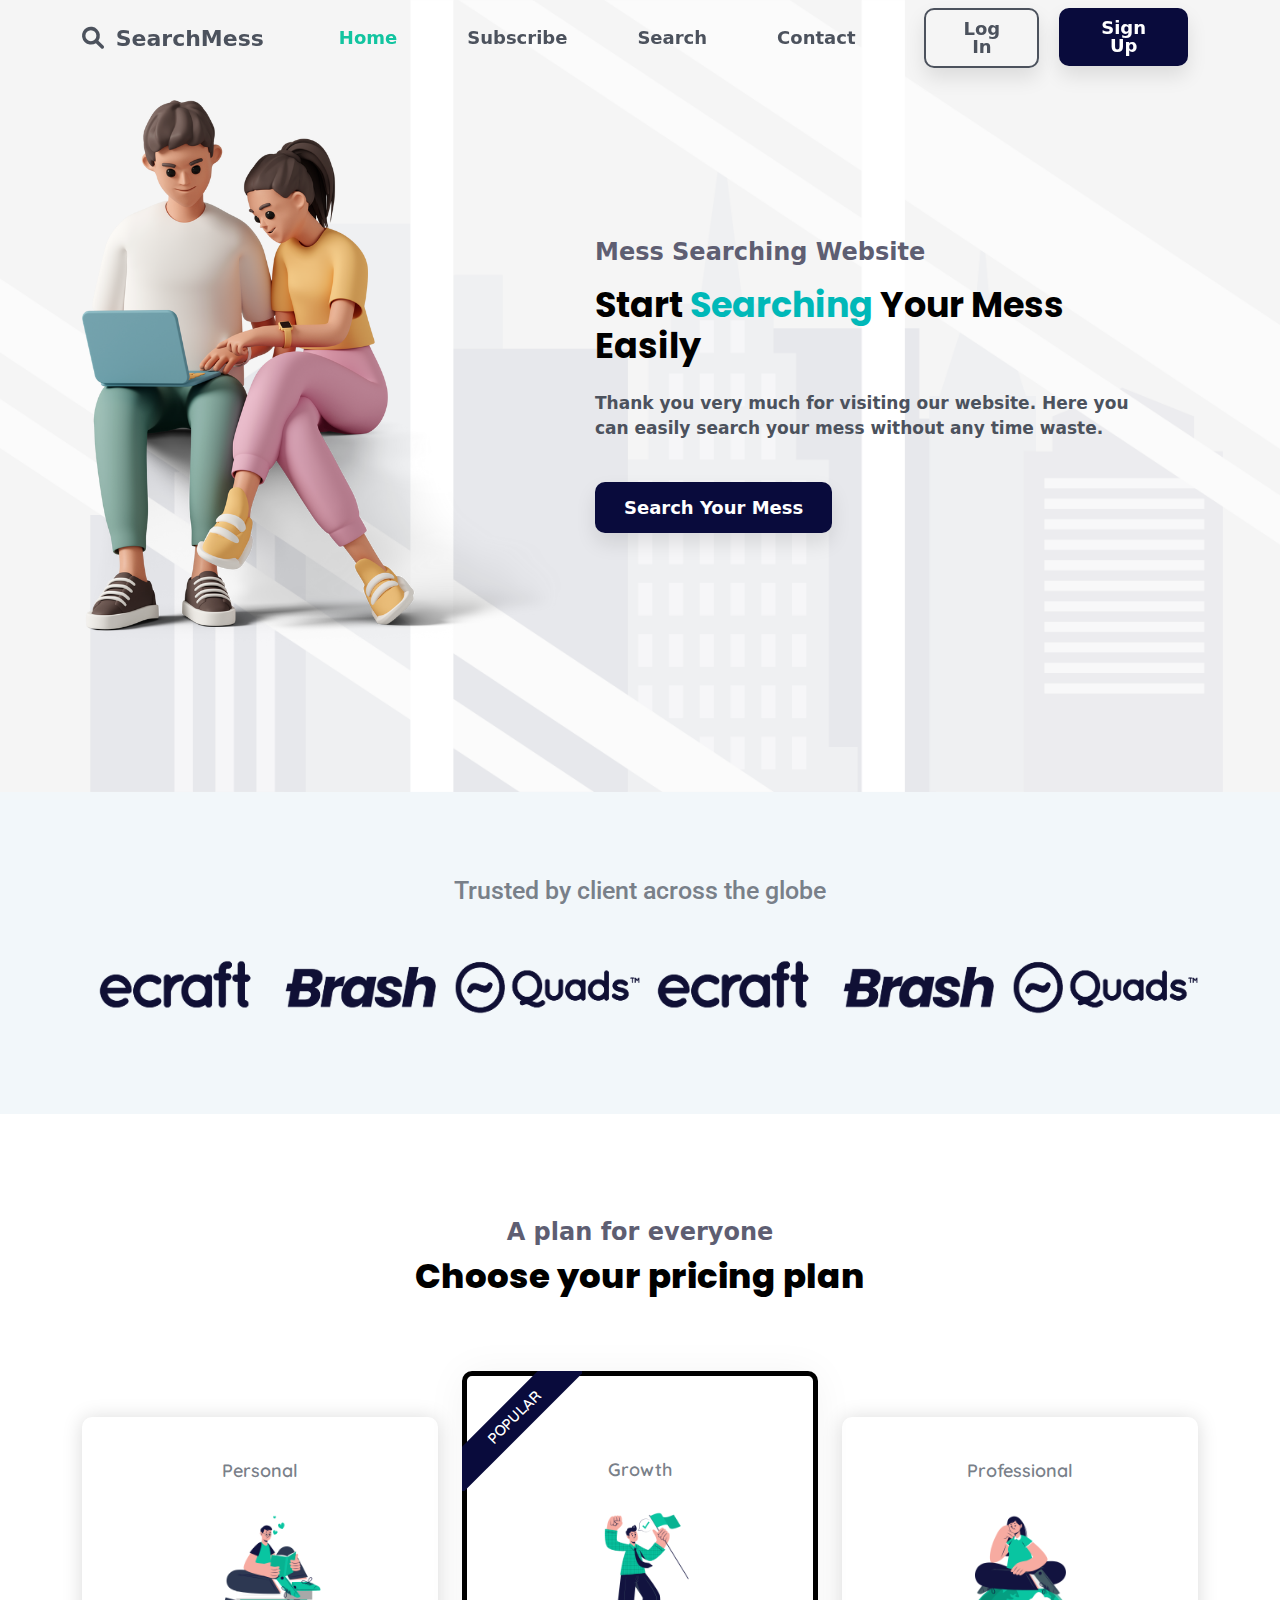
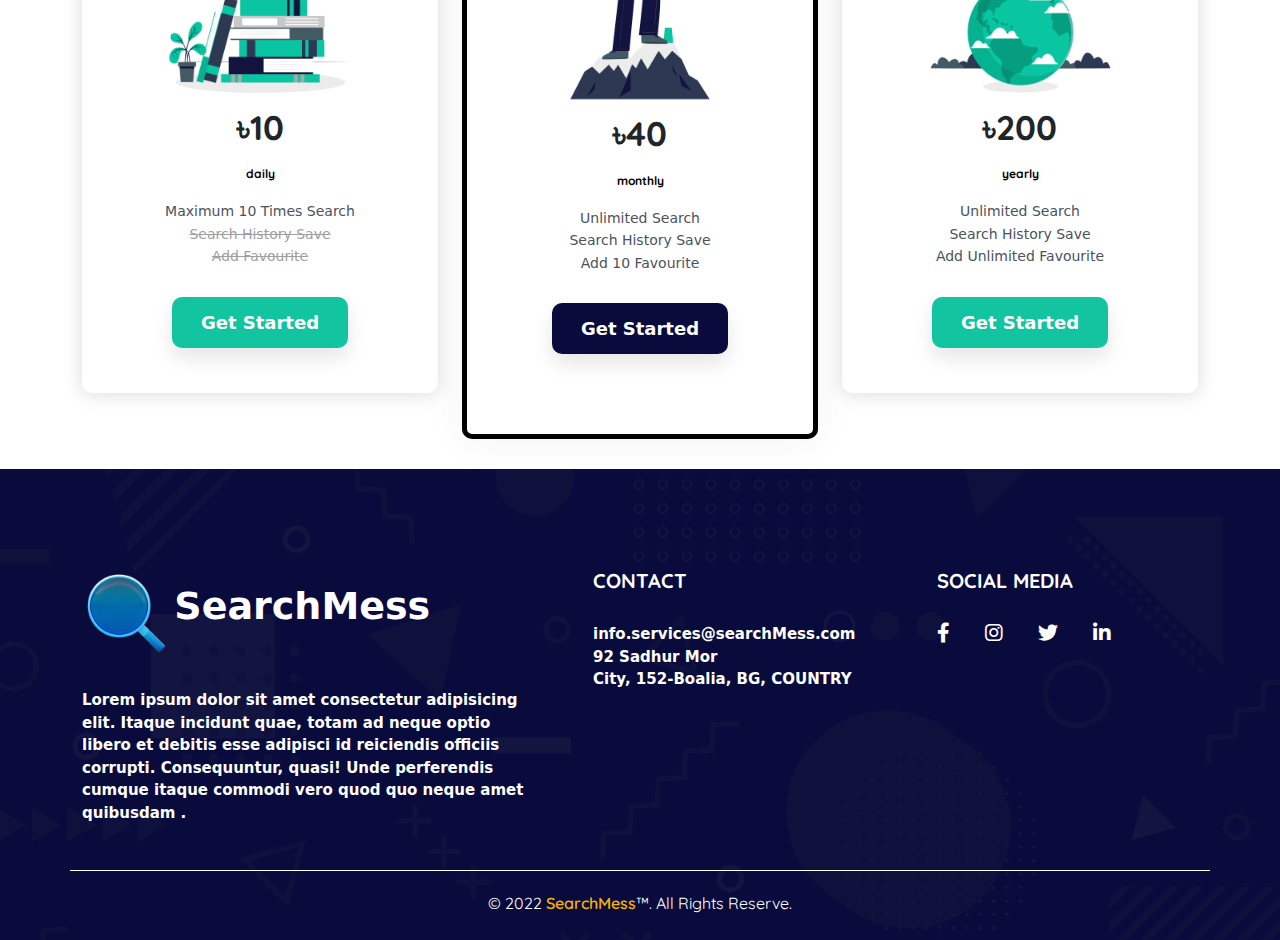
<file: index.html>
<!DOCTYPE html>
<html lang="en">

<head>
    <meta charset="UTF-8">
    <meta http-equiv="X-UA-Compatible" content="IE=edge">
    <meta name="viewport" content="width=device-width, initial-scale=1.0">
    <meta name="Description" content="Enter your description here" />
    <title>SearchMess</title>

    <link rel="icon" type="img/png" href="img/weblogo.png">

    <link rel="preconnect" href="https://fonts.googleapis.com">
    <link rel="preconnect" href="https://fonts.gstatic.com" crossorigin>
    <link href="https://fonts.googleapis.com/css2?family=Roboto:wght@300;400;500;700;900&display=swap" rel="stylesheet">

    <link rel="preconnect" href="https://fonts.googleapis.com">
    <link rel="preconnect" href="https://fonts.gstatic.com" crossorigin>
    <link href="https://fonts.googleapis.com/css2?family=Poppins:wght@100;200;300;400;500;600;700;800;900&display=swap"
        rel="stylesheet">

    <link rel="preconnect" href="https://fonts.googleapis.com">
    <link rel="preconnect" href="https://fonts.gstatic.com" crossorigin>
    <link href="https://fonts.googleapis.com/css2?family=Quicksand:wght@300;400;500;600;700&display=swap"
        rel="stylesheet">

    <!-- OWL CAROUSEL CSS File -->
    <link rel="stylesheet" href="owlcarousel/owl.carousel.min.css">
    <link rel="stylesheet" href="owlcarousel/owl.theme.default.min.css">

    <!-- Bootstrap CSS File -->
    <link rel="stylesheet" href="css/bootstrap.min.css">
    <!-- Font Awesome CSS File -->
    <link rel="stylesheet" href="css/all.min.css">
    <link rel="stylesheet" href="css/fontawesome.min.css">

    <!-- Custom CSS File -->
    <link rel="stylesheet" href="css/style.css">
    <link rel="stylesheet" href="css/responsive.css">
</head>

<body data-bs-spy="scroll" data-bs-target=".navbar" data-bs-offset="85">

    <!-- Navigation Section -->

    <header class="header_wrapper">
        <nav class="navbar navbar-expand-lg fixed-top">
            <div class="container">
                <a class="navbar-brand" href="#"><i class="fa-solid fa-magnifying-glass"></i>
                    <span>SearchMess</span></a>
                <button class="navbar-toggler mx-5 mx-lg-0" type="button" data-bs-toggle="collapse"
                    data-bs-target="#navbarNav" aria-controls="navbarNav" aria-expanded="false"
                    aria-label="Toggle navigation">
                    <!-- <span class="navbar-toggler-icon"></span> -->
                    <i class="fas fa-stream"></i>
                </button>
                <div class="collapse navbar-collapse justify-content-end" id="navbarNav">
                    <ul class="navbar-nav menu-navbar-nav">
                        <li class="nav-item">
                            <a class="nav-link active" aria-current="page" href="#home">Home</a>
                        </li>
                        <li class="nav-item">
                            <a class="nav-link" href="#subscribe">Subscribe</a>
                        </li>
                        <li class="nav-item">
                            <a class="nav-link" href="#search">Search</a>
                        </li>
                        <li class="nav-item">
                            <a class="nav-link" href="addional-page/contact.html">Contact</a>
                        </li>
                    </ul>
                    <ul class="navbar-nav">
                        <li class="nav-item text-center">
                            <a class="nav-link sign-up-btn btn-extra-header" href="addional-page/loginSingup.html">Log
                                In</a>
                        </li>
                        <li class="nav-item text-center">
                            <a class="nav-link sign-up-btn btn" href="addional-page/loginSingup.html">Sign Up</a>
                        </li>
                    </ul>
                </div>
            </div>
        </nav>
    </header>

    <!-- Home Section -->
    <section id="home" class="home_wrapper">
        <div class="container ">
            <div class="row align-items-center">
                <div class="col-md-6 header-img-section">
                    <img src="img/search.png" class="img-fluid" alt="home-image">
                </div>
                <div class="col-md-6 my-5 my-md-0 text-center text-md-start">
                    <p class="home-subtitle">Mess Searching Website</p>
                    <h1 class="home-title">Start <span>Searching</span> your mess easily</h1>
                    <p class="home-title-text">Thank you very much for visiting our website. Here you can easily search
                        your
                        mess without any time waste.</p>
                    <div class="learn-more-btn-section">
                        <a class="nav-link sign-up-btn btn-header" href="#">Search Your Mess</a>
                    </div>
                </div>
            </div>
        </div>
    </section>

    <!-- Client Section -->

    <section class="clients">
        <div class="container">
            <div class="row">
                <div class="col-12 text-center">
                    <h2>Trusted by client across the globe</h2>
                </div>
                <div class="col-12">
                    <div class="owl-carousel client-slider-section">
                        <div class="item">
                            <img src="img/client-1.png" alt="client-image">
                        </div>
                        <div class="item">
                            <img src="img/client-2.png" alt="client-image">
                        </div>
                        <div class="item">
                            <img src="img/client-3.png" alt="client-image">
                        </div>
                        <div class="item">
                            <img src="img/client-1.png" alt="client-image">
                        </div>
                        <div class="item">
                            <img src="img/client-2.png" alt="client-image">
                        </div>
                        <div class="item">
                            <img src="img/client-3.png" alt="client-image">
                        </div>
                        <div class="item">
                            <img src="img/client-1.png" alt="client-image">
                        </div>
                        <div class="item">
                            <img src="img/client-2.png" alt="client-image">
                        </div>
                        <div class="item">
                            <img src="img/client-3.png" alt="client-image">
                        </div>
                        <div class="item">
                            <img src="img/client-1.png" alt="client-image">
                        </div>
                        <div class="item">
                            <img src="img/client-2.png" alt="client-image">
                        </div>
                        <div class="item">
                            <img src="img/client-3.png" alt="client-image">
                        </div>
                    </div>
                </div>
            </div>
        </div>
    </section>

    <!-- Pricing Section -->
    <section id="subscribe" class="price_wrapper">
        <div class="container">
            <div class="row">
                <div class="col-12 text-center mb-5">
                    <p class="pricing_subtitle">A plan for everyone</p>
                    <h2 class="pricing_title">Choose your pricing plan</h2>
                </div>
            </div>

            <div class="row align-items-center px-3 px-lg-0">
                <div class="col-sm-6 col-lg-4">
                    <div class="pricing_card pricing_one">
                        <p class="pricing_period">Personal</p>
                        <img class="img-fluid" src="img/personal.png" alt="Pricing-avatar">
                        <p class="pricing_rate">৳10</p>
                        <p class="pricing_text">daily</p>
                        <div class="pricing_plan_all">
                            <ul>
                                <li>Maximum 10 Times Search</li>
                                <li><strike>Search History Save</strike> </li>
                                <li><strike>Add Favourite</strike></li>
                            </ul>
                        </div>
                        <a href="#" class="sign-up-btn"> Get Started</a>
                    </div>
                </div>

                <div class="col-sm-6 col-lg-4 position-relative">
                    <div class="pricing_ribbon"><span>Popular</span></div>
                    <div class="pricing_card featured">
                        <p class="pricing_period">Growth</p>
                        <img class="img-fluid" src="img/growth.png" alt="Pricing-avatar">
                        <p class="pricing_rate">৳40</p>
                        <p class="pricing_text">monthly</p>
                        <div class="pricing_plan_all">
                            <ul>
                                <li>Unlimited Search</li>
                                <li>Search History Save</li>
                                <li>Add 10 Favourite</li>
                            </ul>
                        </div>
                        <a href="#" class="sign-up-btn btn-featured"> Get Started</a>
                    </div>
                </div>

                <div class="col-sm-6 col-lg-4">
                    <div class="pricing_card">
                        <p class="pricing_period">Professional</p>
                        <img class="img-fluid" src="img/professional.png" alt="Pricing-avatar">
                        <p class="pricing_rate">৳200</p>
                        <p class="pricing_text">yearly</p>
                        <div class="pricing_plan_all">
                            <ul>
                                <li>Unlimited Search</li>
                                <li>Search History Save</li>
                                <li>Add Unlimited Favourite</li>
                            </ul>
                        </div>
                        <a href="#" class="sign-up-btn btn-header m-0"> Get Started</a>
                    </div>
                </div>
            </div>
        </div>
    </section>


    <!-- Footer Section -->
    <footer id="subscribe" class="footer_wrapper">
        <div class="container">
            <div class="row">
                <div class="col-lg-5 footer_logo mb-4 mb-lg-0">
                    <div class="logo">
                        <img src="img/weblogo.png" alt="logo">
                        <span class="footer_brand">SearchMess</span>
                    </div>

                    <p class="footer_text">Lorem ipsum dolor sit amet consectetur adipisicing elit. Itaque incidunt
                        quae, totam ad neque optio libero et debitis esse adipisci id reiciendis officiis corrupti.
                        Consequuntur, quasi! Unde perferendis cumque itaque commodi vero quod quo neque amet quibusdam
                        .</p>
                </div>

                <div class="col-lg-4 px-lg-5 mb-4 mb-lg-0">
                    <h3 class="footer_title">Contact</h3>
                    <p class="footer_text">
                        <a href="#">info.services@searchMess.com</a><br>
                        <a href="#" class="footer_address">92 Sadhur Mor <br>City, 152-Boalia, BG, COUNTRY</a>
                    </p>
                </div>

                <div class="col-lg-3 mb-4 mb-lg-0">
                    <h3 class="footer_title">Social Media</h3>
                    <p>
                        <a href="#" class="footer_social_media_icon"><i class="fab fa-facebook-f"
                                aria-hidden="true"></i></a>
                        <a href="#" class="footer_social_media_icon"><i class="fab fa-instagram"
                                aria-hidden="true"></i></a>
                        <a href="#" class="footer_social_media_icon"><i class="fab fa-twitter"
                                aria-hidden="true"></i></a>
                        <a href="#" class="footer_social_media_icon"><i class="fab fa-linkedin-in"
                                aria-hidden="true"></i></a>
                    </p>
                </div>

                <div class="col-12 text-center footer_credits">
                    <span>&copy; 2022 <a href="#" target="_blank" title="SearchMess">SearchMess</a>&trade;. All Rights
                        Reserve.</span>
                </div>
            </div>
            <!-- OWL CAROUSEL JS File -->
            <script src="owlcarousel/jquery.min.js"></script>
            <script src="owlcarousel/owl.carousel.min.js"></script>

            <script type="text/javascript" src="js/bootstrap.min.js"></script>
            <script type="text/javascript" src="js/main.js"></script>
</body>

</html>
</file>
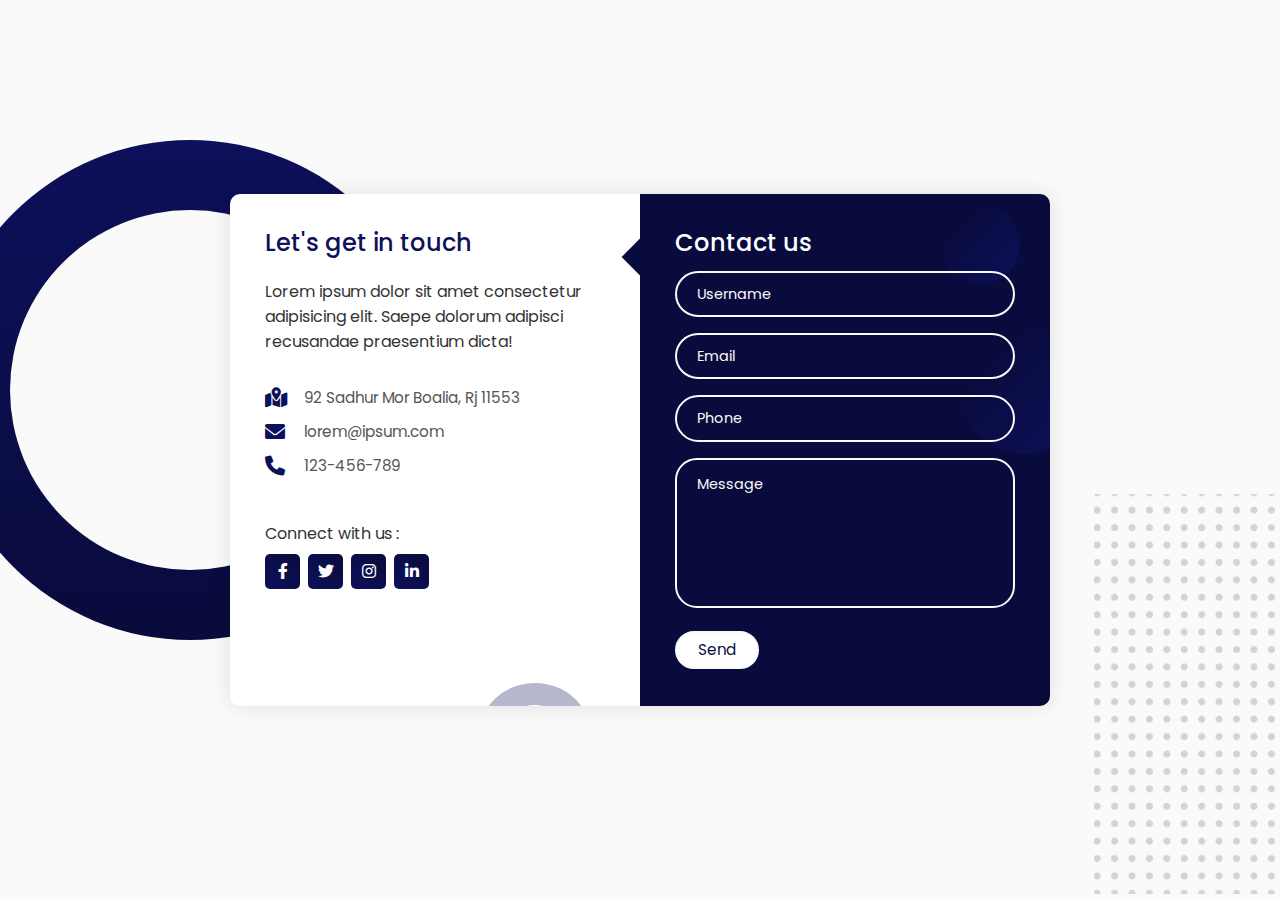
<file: contact.html>
<!DOCTYPE html>
<html lang="en">

<head>
  <meta charset="UTF-8" />
  <meta name="viewport" content="width=device-width, initial-scale=1.0" />
  <title>Contact Form</title>


  <link rel="icon" type="img/png" href="img/weblogo.png">

  <!-- Custom CSS -->
  <link rel="stylesheet" href="css/style.css" />
  <link rel="stylesheet" href="css/contact.css" />
  <!-- Fontawesome CSS File -->
  <link rel="stylesheet" href="css/all.min.css">
  <link rel="stylesheet" href="css/fontawesome.min.css">

</head>

<body>
  <div class="container">
    <span class="big-circle"></span>
    <img src="img/shape.png" class="square" alt="" />
    <div class="form">
      <div class="contact-info">
        <h3 class="title">Let's get in touch</h3>
        <p class="text">
          Lorem ipsum dolor sit amet consectetur adipisicing elit. Saepe
          dolorum adipisci recusandae praesentium dicta!
        </p>

        <div class="info">
          <div class="information">
            <i class="icon fa-solid fa-map-location-dot"></i>
            <p>92 Sadhur Mor Boalia, Rj 11553</p>
          </div>
          <div class="information">
            <i class="icon fa-solid fa-envelope"></i>
            <p>lorem@ipsum.com</p>
          </div>
          <div class="information">
            <i class="icon fa-solid fa-phone"></i>
            <p>123-456-789</p>
          </div>
        </div>

        <div class="social-media">
          <p>Connect with us :</p>
          <div class="social-icons">
            <a href="#" aria-label="social-Icon">
              <i class="fab fa-facebook-f"></i>
            </a>
            <a href="#" aria-label="social-Icon">
              <i class="fab fa-twitter"></i>
            </a>
            <a href="#" aria-label="social-Icon">
              <i class="fab fa-instagram"></i>
            </a>
            <a href="#" aria-label="social-Icon">
              <i class="fab fa-linkedin-in"></i>
            </a>
          </div>
        </div>
      </div>

      <div class="contact-form">
        <span class="circle one"></span>
        <span class="circle two"></span>

        <form action="index.html" autocomplete="off">
          <h3 class="title">Contact us</h3>
          <div class="input-container">
            <input type="text" name="name" class="input" aria-label="Icon" />
            <label for="">Username</label>
            <span>Username</span>
          </div>
          <div class="input-container">
            <input type="email" name="email" class="input" aria-label="Icon" />
            <label for="">Email</label>
            <span>Email</span>
          </div>
          <div class="input-container">
            <input type="tel" name="phone" class="input" aria-label="Icon" />
            <label for="">Phone</label>
            <span>Phone</span>
          </div>
          <div class="input-container textarea">
            <textarea name="message" class="input" aria-label="Message-Box"></textarea>
            <label for="">Message</label>
            <span>Message</span>
          </div>
          <input type="submit" value="Send" class="btn" />
        </form>
      </div>
    </div>
  </div>

  <script src="js/contact.js"></script>
</body>

</html>
</file>
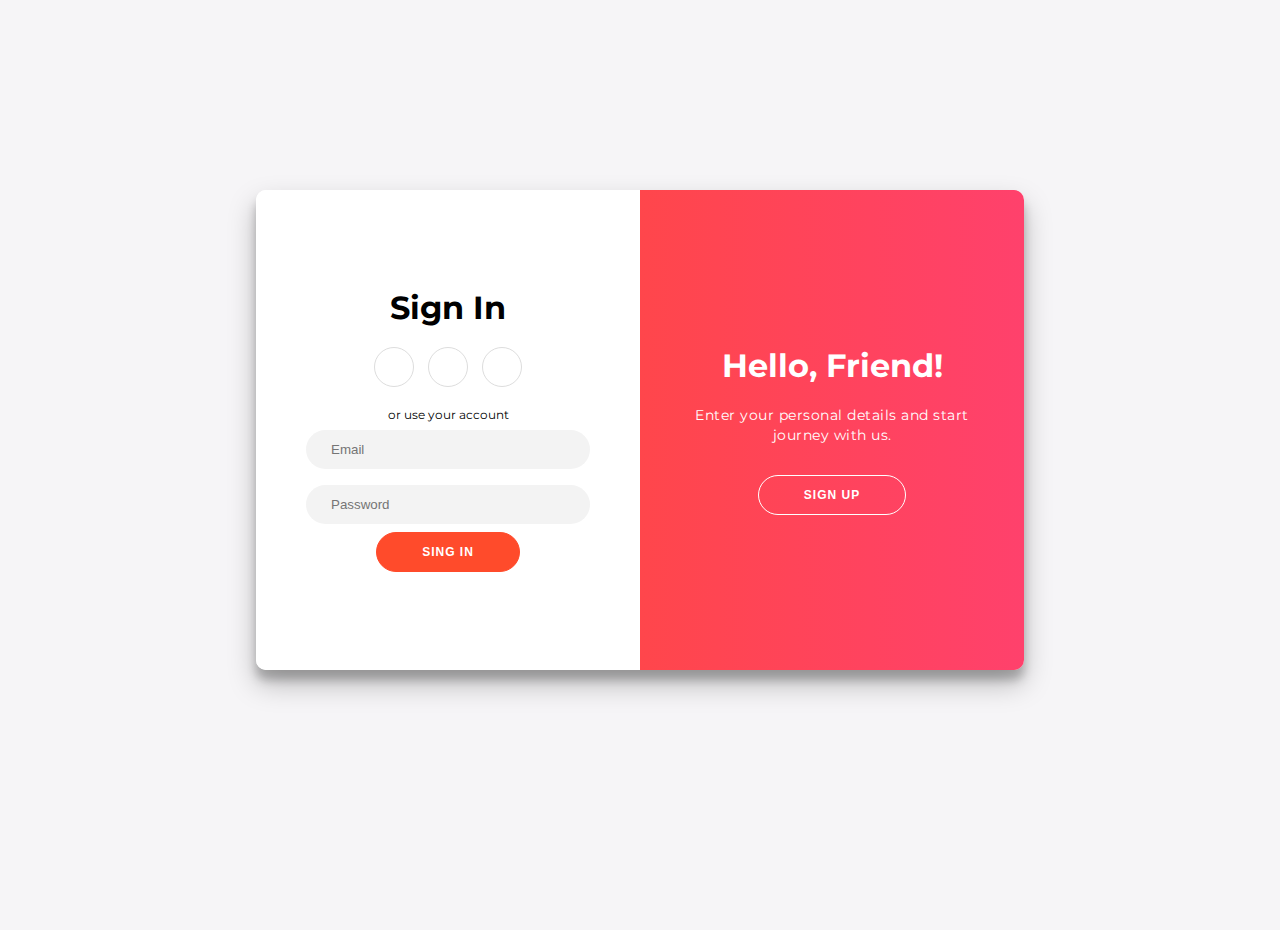
<file: loginpage.html>
<html lang="en">

<head>
    <meta charset="UTF-8">
    <meta http-equiv="X-UA-Compatible" content="IE=edge">
    <meta name="viewport" content="width=device-width, initial-scale=1.0">
    <title>Login & Registration Page Design Html ,css & Javascript </title>
    <link rel="stylesheet" href="https://pro.fontawesome.com/releases/v5.10.0/css/all.css"
        integrity="sha384-AYmEC3Yw5cVb3ZcuHtOA93w35dYTsvhLPVnYs9eStHfGJvOvKxVfELGroGkvsg+p" crossorigin="anonymous" />
    <link rel="stylesheet" href="css/login.css">
</head>

<body>
    <div class="container" id="container">
        <div class="form-container sing-up-container">
            <form action="">
                <h1>Create Account</h1>
                <div class="social-container">
                    <a href="" class="social"><i class="fab fa-facebook-f"></i></a>
                    <a href="" class="social"><i class="fab fa-google-plus-g"></i></a>
                    <a href="" class="social"><i class="fab fa-linkedin-in"></i></a>
                </div>
                <span>Or use your email for Registration</span>
                <input type="text" placeholder="Name">
                <input type="email" placeholder="Email">
                <input type="password" placeholder="Password">
                <button type="button">Sing Up</button>
            </form>
        </div>
        <div class="form-container sing-in-container">
            <form action="">
                <h1>Sign In</h1>
                <div class="social-container">
                    <a href="" class="social"><i class="fab fa-facebook-f"></i></a>
                    <a href="" class="social"><i class="fab fa-google-plus-g"></i></a>
                    <a href="" class="social"><i class="fab fa-linkedin-in"></i></a>
                </div>
                <span>or use your account</span>
                <input type="email" placeholder="Email">
                <input type="password" placeholder="Password">
                <button type="button">Sing In</button>
            </form>
        </div>
        <div class="overlay-container">
            <div class="overlay">
                <div class="overlay-panel overlay-left">
                    <h1>Welcome Back!</h1>
                    <p>To keep connected with up please login with your personal info</p>
                    <button class="devingine" id="signIn">Sign In</button>
                </div>
                <div class="overlay-panel overlay-right">
                    <h1>Hello, Friend!</h1>
                    <p>Enter your personal details and start journey with us.</p>
                    <button class="devingine" id="signUp">Sign Up</button>
                </div>
            </div>
        </div>
    </div>
    <script src="js/login.js"></script>

</body>

</html>
</file>
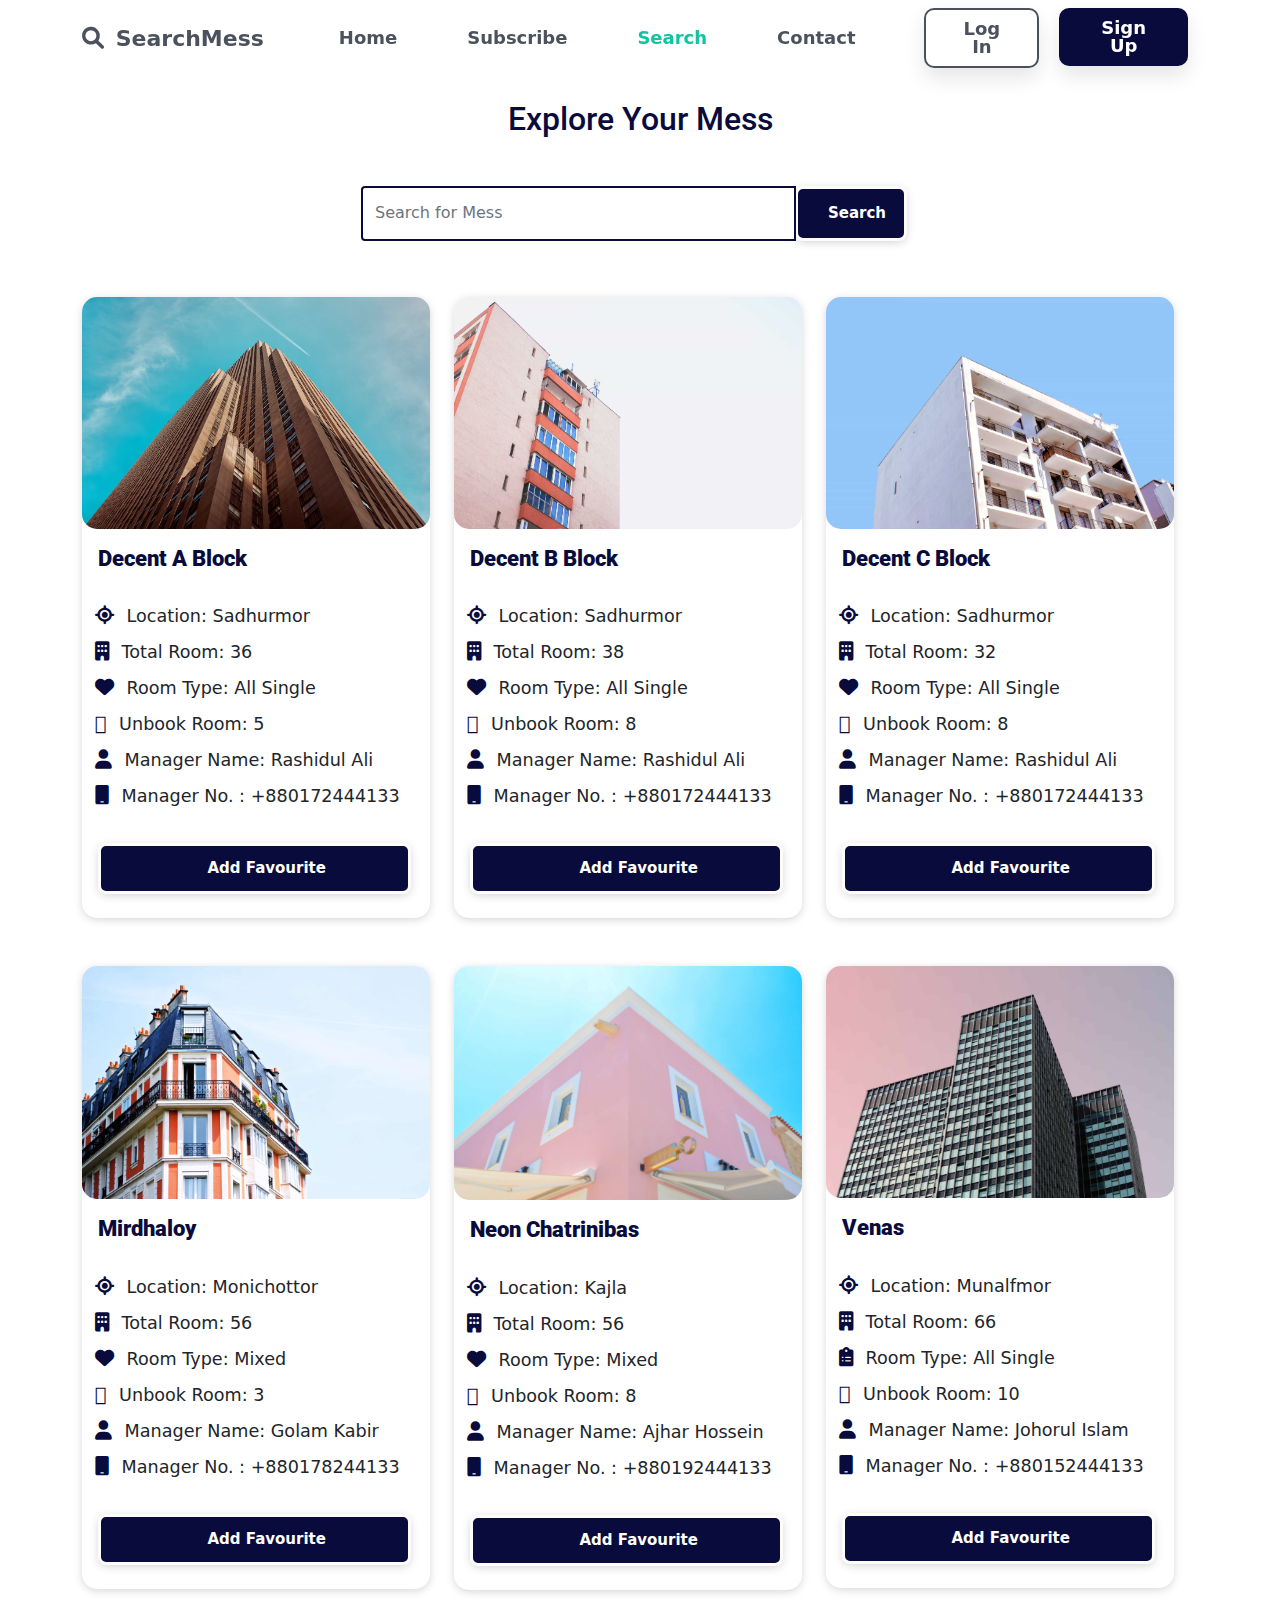
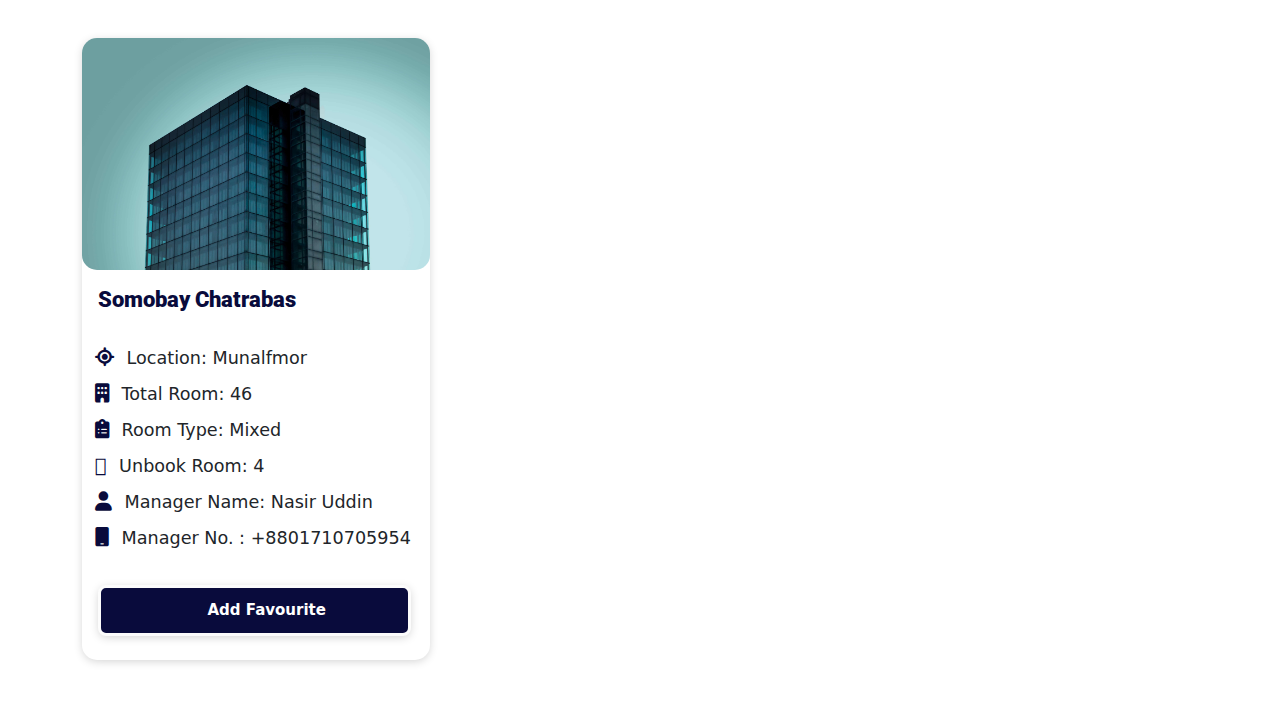
<file: addional-page/searchpage.html>
<!DOCTYPE html>
<html lang="en">

<head>
    <meta charset="UTF-8">
    <meta http-equiv="X-UA-Compatible" content="IE=edge">
    <meta name="viewport" content="width=device-width, initial-scale=1.0">
    <meta name="Description" content="Enter your description here" />
    <title>SearchMess</title>

    <link rel="icon" type="img/png" href="../img/weblogo.png">

    <!-- Font Name -->
    <link rel="preconnect" href="https://fonts.googleapis.com">
    <link rel="preconnect" href="https://fonts.gstatic.com" crossorigin>
    <link href="https://fonts.googleapis.com/css2?family=Roboto:wght@300;400;500;700;900&display=swap" rel="stylesheet">

    <link rel="preconnect" href="https://fonts.googleapis.com">
    <link rel="preconnect" href="https://fonts.gstatic.com" crossorigin>
    <link href="https://fonts.googleapis.com/css2?family=Poppins:wght@100;200;300;400;500;600;700;800;900&display=swap"
        rel="stylesheet">


    <!-- Bootstrap CSS File -->
    <link rel="stylesheet" href="../css/bootstrap.min.css">
    <!-- Font Awesome CSS File -->
    <link rel="stylesheet" href="../css/all.min.css">
    <link rel="stylesheet" href="../css/fontawesome.min.css">

    <!-- Custom CSS File -->
    <link rel="stylesheet" href="../css/searchpage.css">

    <!-- Jquery CDN Link -->
    <script src="https://cdnjs.cloudflare.com/ajax/libs/jquery/3.6.0/jquery.slim.min.js"></script>
</head>

<body data-bs-spy="scroll" data-bs-target=".navbar" data-bs-offset="85">

    <header class="header_wrapper">
        <nav class="navbar navbar-expand-lg fixed-top">
            <div class="container">
                <a class="navbar-brand" href="#"><i class="fa-solid fa-magnifying-glass"></i>
                    <span>SearchMess</span></a>
                <button class="navbar-toggler mx-5 mx-lg-0" type="button" data-bs-toggle="collapse"
                    data-bs-target="#navbarNav" aria-controls="navbarNav" aria-expanded="false"
                    aria-label="Toggle navigation">
                    <!-- <span class="navbar-toggler-icon"></span> -->
                    <i class="fas fa-stream"></i>
                </button>
                <div class="collapse navbar-collapse justify-content-end" id="navbarNav">
                    <ul class="navbar-nav menu-navbar-nav">
                        <li class="nav-item">
                            <a class="nav-link " aria-current="page" href="../index.html">Home</a>
                        </li>
                        <li class="nav-item">
                            <a class="nav-link" href="../index.html">Subscribe</a>
                        </li>
                        <li class="nav-item">
                            <a class="nav-link active" href="#searchMess">Search</a>
                        </li>
                        <li class="nav-item">
                            <a class="nav-link" href="contact.html">Contact</a>
                        </li>
                    </ul>
                    <ul class="navbar-nav">
                        <li class="nav-item text-center">
                            <a class="nav-link sign-up-btn btn-extra-header" href="loginSingup.html">Log In</a>
                        </li>
                        <li class="nav-item text-center">
                            <a class="nav-link sign-up-btn btn" href="loginSingup.html">Sign Up</a>
                        </li>
                    </ul>
                </div>
            </div>
        </nav>
    </header>

    <section id="searchMess">
        <div class=" explore-mess wrapper">
            <div class="container">
                <div class="row">
                    <div class="col-sm-12">
                        <div class="text-content text-center my-5">
                            <h2 class="explore-heading">Explore Your Mess</h2>
                        </div>
                        <div class="d-flex justify-content-center">
                            <div class="col-md-6">
                                <div class="input-group">
                                    <input type="text" class="form-control search-box" placeholder="Search for Mess"
                                        aria-label="Search for Mess" aria-describedby="basic-addon2" id="inp">
                                    <div class="input-group-append">
                                        <button class="main-btn btn-search" type="button" aria-label="searchMess"
                                            id="search">
                                            Search
                                        </button>
                                    </div>
                                </div>
                            </div>
                        </div>
                    </div>
                    <div class="row pt-5">
                        <h1 class="display-3 text-center text-muted" id="not_find_anything"></h1>

                        <div class="col-lg-4 col-md-6 mb-lg-0 mb-5 pb-5">
                            <div class="card">
                                <img class="img-fluid" src="../img/buiding-photo/buiding-1.jpg" alt="building-image">
                                <h4> Decent A Block</h4>
                                <p class="location"><i class="fas fa-location"></i>Location: Sadhurmor</p>
                                <p> <i class="fa-solid fa-building"></i>Total Room: 36</p>
                                <p><i class="fas fa-heart"></i>Room Type: All Single</p>
                                <p> <i class="fad fa-octopus-deploy"></i>Unbook Room: 5</p>
                                <p> <i class="fas fa-user"></i>Manager Name: Rashidul Ali</p>
                                <p> <i class="fas fa-mobile"></i>Manager No. : +880172444133</p>
                                <div>
                                    <button class="mt-4 my-4 mx-3 explore-btn main-btn"> <i
                                            class="fas fa-plus-circle"></i>
                                        Add Favourite</button>

                                </div>
                            </div>
                        </div>

                        <div class="col-lg-4 col-md-6 mb-lg-0 mb-5 pb-5">
                            <div class="card">
                                <img class="img-fluid" src="../img/buiding-photo/buiding-2.jpg" alt="building-image">
                                <h4> Decent B Block</h4>
                                <p class="location"><i class="fas fa-location"></i>Location: Sadhurmor</p>
                                <p> <i class="fa-solid fa-building"></i>Total Room: 38</p>
                                <p><i class="fas fa-heart"></i>Room Type: All Single</p>
                                <p> <i class="fad fa-octopus-deploy"></i>Unbook Room: 8</p>
                                <p> <i class="fas fa-user"></i>Manager Name: Rashidul Ali</p>
                                <p> <i class="fas fa-mobile"></i>Manager No. : +880172444133</p>
                                <div>
                                    <button class="mt-4 my-4 mx-3 explore-btn main-btn"> <i
                                            class="fas fa-plus-circle"></i>
                                        Add Favourite</button>

                                </div>
                            </div>
                        </div>

                        <div class="col-lg-4 col-md-6 mb-lg-0 mb-5 pb-5">
                            <div class="card">
                                <img class="img-fluid" src="../img/buiding-photo/buiding-3.jpg" alt="building-image">
                                <h4> Decent C Block</h4>
                                <p class="location"><i class="fas fa-location"></i>Location: Sadhurmor</p>
                                <p> <i class="fa-solid fa-building"></i>Total Room: 32</p>
                                <p><i class="fas fa-heart"></i>Room Type: All Single</p>
                                <p> <i class="fad fa-octopus-deploy"></i>Unbook Room: 8</p>
                                <p> <i class="fas fa-user"></i>Manager Name: Rashidul Ali</p>
                                <p> <i class="fas fa-mobile"></i>Manager No. : +880172444133</p>
                                <div>
                                    <button class="mt-4 my-4 mx-3 explore-btn main-btn"> <i
                                            class="fas fa-plus-circle"></i>
                                        Add Favourite</button>

                                </div>
                            </div>
                        </div>

                        <div class="col-lg-4 col-md-6 mb-lg-0 mb-5 pb-5">
                            <div class="card">
                                <img class="img-fluid" src="../img/buiding-photo/buiding-4.jpg" alt="building-image">
                                <h4> Mirdhaloy</h4>
                                <p class="location"><i class="fas fa-location"></i>Location: Monichottor</p>
                                <p> <i class="fa-solid fa-building"></i>Total Room: 56</p>
                                <p><i class="fas fa-heart"></i>Room Type: Mixed</p>
                                <p> <i class="fad fa-octopus-deploy"></i>Unbook Room: 3</p>
                                <p> <i class="fas fa-user"></i>Manager Name: Golam Kabir</p>
                                <p> <i class="fas fa-mobile"></i>Manager No. : +880178244133</p>
                                <div>
                                    <button class="mt-4 my-4 mx-3 explore-btn main-btn"> <i
                                            class="fas fa-plus-circle"></i>
                                        Add Favourite</button>

                                </div>
                            </div>
                        </div>

                        <div class="col-lg-4 col-md-6 mb-lg-0 mb-5 pb-5">
                            <div class="card">
                                <img class="img-fluid" src="../img/buiding-photo/buiding-5.jpg" alt="building-image">
                                <h4>Neon Chatrinibas</h4>
                                <p class="location"><i class="fas fa-location"></i>Location: Kajla</p>
                                <p> <i class="fa-solid fa-building"></i>Total Room: 56</p>
                                <p><i class="fas fa-heart"></i>Room Type: Mixed</p>
                                <p> <i class="fad fa-octopus-deploy"></i>Unbook Room: 8</p>
                                <p> <i class="fas fa-user"></i>Manager Name: Ajhar Hossein</p>
                                <p> <i class="fas fa-mobile"></i>Manager No. : +880192444133</p>
                                <div>
                                    <button class="mt-4 my-4 mx-3 explore-btn main-btn"> <i
                                            class="fas fa-plus-circle"></i>
                                        Add Favourite</button>

                                </div>
                            </div>
                        </div>

                        <div class="col-lg-4 col-md-6 mb-lg-0 mb-5 pb-5">
                            <div class="card">
                                <img class="img-fluid" src="../img/buiding-photo/buiding-6.jpg" alt="building-image">
                                <h4> Venas</h4>
                                <p class="location"><i class="fas fa-location"></i>Location: Munalfmor</p>
                                <p> <i class="fa-solid fa-building"></i>Total Room: 66</p>
                                <p><i class="fa-solid fa-clipboard-list"></i>Room Type: All Single</p>
                                <p> <i class="fad fa-octopus-deploy"></i>Unbook Room: 10</p>
                                <p> <i class="fas fa-user"></i>Manager Name: Johorul Islam</p>
                                <p> <i class="fas fa-mobile"></i>Manager No. : +880152444133</p>
                                <div>
                                    <button class="mt-4 my-4 mx-3 explore-btn main-btn"> <i
                                            class="fas fa-plus-circle"></i>
                                        Add Favourite</button>

                                </div>
                            </div>
                        </div>

                        <div class="col-lg-4 col-md-6 mb-lg-0 mb-5 pb-5">
                            <div class="card">
                                <img class="img-fluid" src="../img/buiding-photo/buiding-7.jpg" alt="building-image">
                                <h4> Somobay Chatrabas</h4>
                                <p class="location"><i class="fas fa-location"></i>Location: Munalfmor</p>
                                <p> <i class="fa-solid fa-building"></i>Total Room: 46</p>
                                <p><i class="fa-solid fa-clipboard-list"></i>Room Type: Mixed</p>
                                <p> <i class="fad fa-octopus-deploy"></i>Unbook Room: 4</p>
                                <p> <i class="fas fa-user"></i>Manager Name: Nasir Uddin</p>
                                <p> <i class="fas fa-mobile"></i>Manager No. : +8801710705954</p>
                                <div>
                                    <button class="mt-4 my-4 mx-3 explore-btn main-btn"> <i
                                            class="fas fa-plus-circle"></i>
                                        Add Favourite</button>

                                </div>
                            </div>
                        </div>



                    </div>
                </div>
            </div>

        </div>

    </section>





    <script src="../js/main.js"></script>
    <script src="../js/searchpage.js"></script>
</body>

</html>
</file>
<file: css/style.css>
*,
*::after,
*::before {
    -webkit-box-sizing: border-box;
    box-sizing: border-box;
    margin: 0;
    padding: 0;
}

a,
a:hover {
    text-decoration: none;
}


/***********************/
/*** VARIABLE DEFINE ***/
/***********************/

:root {
    --bg-black: #090b3c;
    --bg-white: #fff;
    --bg-gray-white: #fcfcfc;
    --bg-light-2: #f2f7fa;


    --text-black: #000;
    --text-white: #fff;
    --text-dark-gray: #4c525d;
    --text-light-2: #798089;
    --text-light-3: #5e5e72;
    --text-light-4: #a0a0a0;
    --text-dark-green: #12c4a0;
    --text-yellow: #f4b400;

    --bg-features-1: #fff6d6;
    --bg-features-2: #ebdcf9;
    --bg-features-3: #ddf5fc;
    --bg-features-4: #dcf6e8;
    --bg-features-5: #f8e4e1;
    --bg-features-6: #fbffd4;

    --blue: #00b8b8;
    --black: #333;
    --light-black: #666;
    --light-bg: #eee;
    --border: 0.2rem solid rgba(0, 0, 0, 0.1);
    --box-shadow: 0 0.5rem 1rem rgba(0, 0, 0, 0.1);

    --primary-font: 'Roboto', sans-serif;
    --secondary-font: 'Quicksand', sans-serif;
    --third-font: 'Poppins', sans-serif;
}




/************************/
/****** Custom CSS ******/
/************************/

.sign-up-btn {
    background-color: var(--bg-black);
    font-size: 18px;
    font-weight: 700;
    color: var(--text-white);
    padding: 12px 29px;
    border-radius: 10px;
    box-shadow: 0 10px 20px rgb(0 0 0 / 10%);
    display: inline-block;
    text-decoration: none;
    transition: 0.7s;
}

.sign-up-btn:hover {
    color: var(--text-black) !important;
    background-color: var(--bg-white);
    border: 2px solid var(--bg-black);
}

.btn-extra-header {
    color: var(--text-white);
    background-color: transparent;
    border: 2px solid var(--text-dark-gray);
}

.btn-extra-header:hover {
    background-color: var(--bg-black);
    color: var(--text-white) !important;
}

.btn {
    color: var(--bg-white) !important;
}


/***********************/
/**** Navbar Design ****/
/***********************/

.header_wrapper .navbar {
    -webkit-transition: all 0.2s linear;
    -o-transition: all 0.2s linear;
    -moz-transition: all 0.2s linear;
    -ms-transition: all 0.2s linear;
    transition: all 0.2 linear;
}

.header_wrapper .navbar-brand span {
    max-width: 210px;
    height: auto;
}

.header_wrapper .menu-navbar-nav {
    display: flex;
    width: 70%;
    justify-content: center;
}

.header_wrapper .nav-item {
    margin: 0 10px;
}

.header_wrapper .nav-item .nav-link {
    font-weight: 700;
    font-size: 18px;
    color: var(--text-dark-gray);
    line-height: 1;
    padding: 10px 25px;

}

.header_wrapper .nav-item .nav-link.active {
    color: var(--text-dark-green);
}

.header-scrolled {
    position: fixed;
    margin-top: 0;
    top: 0;
    left: 0;
    width: 100%;
    height: 85px;
    background: var(--bg-white);
    -webkit-box-shadow: 0 4px 6px 0 rgba(12, 0, 46, 0.05);
    box-shadow: 0 4px 6px 0 rgba(12, 0, 46, 0.05);
}

.header-scrolled .navbar-brand img {
    width: 190px;
    height: auto;
    animation: animated 0.1s ease-in-out;
}

@keyframes animated {
    0% {
        width: 210px;
    }

    50% {

        width: 200px;
    }


    100% {
        width: 190px;
    }
}

.header_scrolled .nav-item .nav-link {
    font-size: 17px;

}

.header_wrapper .navbar-brand {
    font-size: 22px;
    font-weight: 700;
    color: var(--text-dark-gray);
}

.header_wrapper .navbar-brand span {
    padding-left: 4px;
}

/***********************/
/***** Home Design *****/
/***********************/



.home_wrapper {
    background: url(../img/background.png) no-repeat;
    display: flex;
    width: 100%;
    padding: 100px 0 125px;
    background-size: cover;
    justify-content: center;
    align-items: center;
}

.header-img-section {}

.home_wrapper .home-subtitle {
    font-size: 24px;
    font-weight: 700;
    line-height: 1.5;
    margin-bottom: 15px;
    color: var(--text-light-3);
}

.home_wrapper .home-title {
    font-family: var(--third-font);
    font-weight: 700;
    font-size: 35px;
    text-transform: capitalize;
    line-height: 1.15;
    margin-bottom: 25px;
    color: var(--text-black);
}

.home_wrapper .home-title span {
    color: var(--blue);
}

.home_wrapper .home-title-text {
    font-size: 17px;
    line-height: 1.5;
    font-weight: 600;
    margin-bottom: 40px;
    max-width: 550px;
    color: var(--text-dark-gray);
}

.home_wrapper .learn-more-btn-section {
    display: flex;
    justify-content: left;
    align-items: center;
    margin-top: 20px;
}

.home_wrapper .header-img-section {
    width: 45%;
    animation: home 5s ease-in-out infinite;
}

@keyframes home {
    0% {
        transform: translateY(0px);
    }

    50% {

        transform: translateY(20px);
    }


    100% {
        transform: translateY(0px);

    }
}

.clients {
    padding: 80px 0 70px;
    background: var(--bg-light-2);
    justify-content: center;
}

.clients h2 {
    font-family: var(--primary-font);
    font-weight: 500;
    line-height: 1.5;
    font-size: 25px;
    text-align: center;
    margin-bottom: 40px;
    color: var(--text-light-2);
}

/*************************/
/****** Pricing CSS ******/
/*************************/

.price_wrapper {
    padding: 100px 0 0;
}

.price_wrapper .pricing_subtitle {
    font-size: 24px;
    font-weight: 700;
    line-height: 1.5;
    margin-bottom: 5px;
    color: var(--text-light-3);
}

.price_wrapper .pricing_title {
    font-family: var(--third-font);
    font-weight: 800;
    font-size: 34px;
    line-height: 1.25;
    margin-bottom: 25px;
    color: var(--text-black);
}

.price_wrapper .pricing_card {
    display: flex;
    justify-content: center;
    align-items: center;
    text-align: center;
    background-color: var(--bg-white);
    box-shadow: 0 1px 20px rgb(0 0 0 / 15%);
    flex-direction: column;
    padding: 40px 40px 45px 40px;
    border-radius: 10px;
    margin-bottom: 30px;
}

.price_wrapper .pricing_card:hover {
    box-shadow: 0 2px 29px rgb(0 0 0 / 20%);
    cursor: pointer;
    z-index: 5;
}

.price_wrapper .pricing_period {
    font-size: 18px;
    font-weight: 600;
    line-height: 1.5;
    color: var(--text-light-2);
    font-family: var(--secondary-font);
    padding-bottom: 0;
}

.price_wrapper .pricing_card img {
    max-width: 75%;
}

.price_wrapper .pricing_rate {
    font-size: 34px;
    font-weight: 800;
    font-family: var(--secondary-font);
    color: var(var(--text-black));
    line-height: 1.25;
}

.price_wrapper .pricing_text {
    font-size: 12px;
    font-weight: 700;
    color: var(--text-black);
    font-family: var(--secondary-font);
    margin: 0px;
}

.price_wrapper .pricing_plan_all {
    display: flex;
    text-align: center;
    width: 100%;
    margin: 15px 0;
}

.price_wrapper .pricing_plan_all ul {
    list-style: none;
    width: 100%;
    padding-inline-start: 0;
}

.price_wrapper .pricing_plan_all li {
    font-size: 14px;
    font-weight: 500;
    color: var(--text-dark-gray);
    line-height: 1.25;
    margin-top: 5px;
    text-align: center;
}

.price_wrapper .pricing_plan_all li strike {
    color: var(--text-light-4);
}

.price_wrapper .sign-up-btn {
    background: var(--text-dark-green);
    border-color: var(--text-dark-green);
}

.price_wrapper .featured {
    box-shadow: 0 2px 40px rgb(0 0 0 / 5%);
    background-color: var(--bg-white);
    border: 5px solid var(--text-black);
    padding-top: 80px;
    padding-bottom: 80px;
}

.price_wrapper .pricing_ribbon {
    width: 120px;
    height: 120px;
    overflow: hidden;
    position: absolute;
    top: 0;
    left: 20;
}


.price_wrapper .pricing_ribbon span {
    font-family: var(--secondary-font);
    position: absolute;
    display: block;
    width: 225px;
    font-weight: 600;
    padding: 5px 0;
    background-color: var(--bg-black);
    color: var(--text-white);
    text-align: center;
    font-size: 15px;
    text-transform: uppercase;
    text-shadow: 0px 1px 1px rgb(0 0 0 / 20%);
    right: -45px;
    top: 30px;
    transform: rotate(-45deg);
}

.price_wrapper .btn-featured {
    background: var(--bg-black);
    border-color: var(--bg-black);
}

.price_wrapper .sign-up-btn:hover {
    background: var(--bg-white);
    border-color: var(--bg-black);
}

.price_wrapper .btn-featured .pricing_rate {
    font-size: 40px;
}

/*************************/
/****** Footer CSS ******/
/*************************/

.footer_wrapper {
    padding: 100px 0 25px;
    background-image: url(../img/bg_footer.png);
    background-color: var(--bg-black);
    color: var(--bg-white);
    background-size: cover;
}

.footer_wrapper .logo .footer_brand {
    font-size: 38px;
    font-weight: 700;
    margin-left: -3px;
}

.footer_wrapper .footer_logo img {
    max-width: 20%;
}

.footer_wrapper .footer_text,
.footer_wrapper .footer_text a {
    margin-top: 30px;
    color: var(--bg-white);
    font-size: 15px;
    font-weight: 600;
    text-decoration: none;
    line-height: 1.5;
}

.footer_wrapper .footer_title {
    font-family: var(--secondary-font);
    text-transform: uppercase;
    font-size: 20px;
    font-weight: 700;
    margin-bottom: 25px;
    color: var(--bg-white);

}

.footer_wrapper .footer_social_media_icon {
    padding-right: 30px;
    color: var(--text-white);
    font-size: 20px;
}

.footer_wrapper .footer_credits {
    border-top: 1px solid var(--text-white);
    color: var(--text-white);
    font-family: var(--secondary-font);
    margin-top: 30px;
    padding-top: 20px;
}

.footer_wrapper .footer_credits a {
    color: var(--text-yellow);
    text-decoration: none;
    font-size: 16px;
    font-weight: 600;
}

/*************************/
/*** Scroll Bar Design ***/
/*************************/


::-webkit-scrollbar {
    width: 10px;
}

::-webkit-scrollbar-track {
    background: var(--bg-light-2);
}

::-webkit-scrollbar-thumb {
    background: var(--bg-black);
}


::-webkit-scrollbar-thumb:hover {
    background: var(--bg-black);
}
</file>
<file: css/responsive.css>
@media (max-width: 1200px) {
    .header_wrapper .nav-item .nav-link {
        padding: 10px 16px;
    }
}

@media (max-width: 1024px) {}

@media (max-width: 991px) {

    /*** Navbar Responsive ***/
    .header_wrapper .navbar-brand span {
        width: 180px;
    }

    .header_wrapper .navbar-toggler:focus {
        box-shadow: none;
    }

    .header_wrapper .menu-navbar-nav {
        text-align: center;
        margin: auto;
    }

    .header_wrapper .nav-item .nav-link {
        margin-top: 12px;
    }

    .header_wrapper .nav-item:last-child .nav-link {
        margin-bottom: 20px;
    }

    .header_wrapper .navbar-collapse {
        background: var(--bg-white);
    }

    /*** Home Section Responsive ***/
    .home_wrapper .home-subtitle {
        font-size: 22px;
    }

    .home_wrapper .home-title {
        font-size: 31px;
    }

    @media (max-width: 767px) {

        /*** Home Section Responsive ***/
        .home_wrapper {
            padding: 100px 0 100px;
        }

        .home_wrapper .row {
            flex-direction: column-reverse;
        }

        .home_wrapper .learn-more-btn-section {
            justify-content: center;
        }

        .img-fluid {
            max-width: 100%;
            margin-left: 98px;
        }

        .home_wrapper .header-img-section {
            width: 100%;
        }
    }

    @media (max-width: 480px) {
        .img-fluid {
            max-width: 100%;
            margin-left: 60px;
        }
    }

    @media (max-width: 330px) {}
</file>
<file: css/contact.css>
@import url("https://fonts.googleapis.com/css2?family=Poppins:wght@100;200;300;400;500;600;700;800&display=swap");

* {
  margin: 0;
  padding: 0;
  box-sizing: border-box;
}

:root {
  --bg-black: #090b3c;
  --light-bg-black: #0d105a;
  --bg-white: #fff;
  --light-white: #fafafa;
  --light-gray: #444;
  --white-gray: #acacac;
  --black-gray: #333;
  --light-white-gray: #aaa;
}

body,
input,
textarea {
  font-family: "Poppins", sans-serif;
}

.container {
  position: relative;
  width: 100%;
  min-height: 100vh;
  padding: 2rem;
  background-color: var(--light-white);
  overflow: hidden;
  display: flex;
  align-items: center;
  justify-content: center;
}

.form {
  width: 100%;
  max-width: 820px;
  background-color: #fff;
  border-radius: 10px;
  box-shadow: 0 0 20px 1px rgba(0, 0, 0, 0.1);
  z-index: 1000;
  overflow: hidden;
  display: grid;
  grid-template-columns: repeat(2, 1fr);
  -ms-grid-columns: repeat(2, 1fr);
}

.contact-form {
  background-color: var(--bg-black);
  position: relative;
}

.circle {
  border-radius: 50%;
  background: linear-gradient(135deg, transparent 20%, var(--light-bg-black));
  position: absolute;
}

.circle.one {
  width: 130px;
  height: 130px;
  top: 130px;
  right: -40px;
}

.circle.two {
  width: 80px;
  height: 80px;
  top: 10px;
  right: 30px;
}

.contact-form:before {
  content: "";
  position: absolute;
  width: 26px;
  height: 26px;
  background-color: var(--bg-black);
  transform: rotate(45deg);
  top: 50px;
  left: -13px;
}

form {
  padding: 2.3rem 2.2rem;
  z-index: 10;
  overflow: hidden;
  position: relative;
}

.title {
  color: var(--bg-white);
  font-weight: 500;
  font-size: 1.5rem;
  line-height: 1;
  margin-bottom: 0.7rem;
}

.input-container {
  position: relative;
  margin: 1rem 0;
}

.input {
  width: 100%;
  outline: none;
  border: 2px solid var(--light-white);
  background: none;
  padding: 0.6rem 1.2rem;
  color: var(--bg-white);
  font-weight: 500;
  font-size: 0.95rem;
  letter-spacing: 0.5px;
  border-radius: 25px;
  transition: 0.3s;
}

textarea.input {
  padding: 0.8rem 1.2rem;
  min-height: 150px;
  border-radius: 22px;
  resize: none;
  overflow-y: auto;
}

.input-container label {
  position: absolute;
  top: 50%;
  left: 15px;
  transform: translateY(-50%);
  padding: 0 0.4rem;
  color: var(--light-white);
  font-size: 0.9rem;
  font-weight: 400;
  pointer-events: none;
  z-index: 1000;
  transition: 0.5s;
}

.input-container.textarea label {
  top: 1rem;
  transform: translateY(0);
}

.btn {
  padding: 0.6rem 1.3rem;
  background-color: var(--bg-white);
  border: 2px solid var(--light-white);
  font-size: 0.95rem;
  color: var(--bg-black) !important;
  line-height: 1;
  border-radius: 25px;
  outline: none;
  cursor: pointer;
  transition: 0.3s;
  margin: 0;
}

.btn:hover {
  background-color: transparent;
  color: var(--bg-white) !important;
}

.input-container span {
  position: absolute;
  top: 0;
  left: 25px;
  transform: translateY(-50%);
  font-size: 0.8rem;
  padding: 0 0.4rem;
  color: transparent;
  pointer-events: none;
  z-index: 500;
}

.input-container span:before,
.input-container span:after {
  content: "";
  position: absolute;
  width: 10%;
  opacity: 0;
  transition: 0.3s;
  height: 5px;
  background-color: var(--light-bg-black);
  top: 50%;
  transform: translateY(-50%);
}

.input-container span:before {
  left: 50%;
}

.input-container span:after {
  right: 50%;
}

.input-container.focus label {
  top: 0;
  transform: translateY(-50%);
  left: 25px;
  font-size: 0.8rem;
}

.input-container.focus span:before,
.input-container.focus span:after {
  width: 50%;
  opacity: 1;
}

.contact-info {
  padding: 2.3rem 2.2rem;
  position: relative;
}

.contact-info .title {
  color: var(--light-bg-black);
}

.text {
  color: #333;
  margin: 1.5rem 0 2rem 0;
}

.information {
  display: flex;
  color: #555;
  margin: 0.7rem 0;
  align-items: center;
  font-size: 0.95rem;
}

.icon {
  width: 28px;
  margin-right: 0.7rem;
  color: var(--light-bg-black);
  font-size: 20px;
}

.social-media {
  padding: 2rem 0 0 0;
}

.social-media p {
  color: #333;
}

.social-icons {
  display: flex;
  margin-top: 0.5rem;
}

.social-icons a {
  width: 35px;
  height: 35px;
  border-radius: 5px;
  background: linear-gradient(45deg, var(--light-bg-black), var(--bg-black));
  color: #fff;
  text-align: center;
  line-height: 35px;
  margin-right: 0.5rem;
  transition: 0.3s;
}

.social-icons a:hover {
  transform: scale(1.05);
}

.contact-info:before {
  content: "";
  position: absolute;
  width: 110px;
  height: 100px;
  border: 22px solid var(--light-bg-black);
  border-radius: 50%;
  bottom: -77px;
  right: 50px;
  opacity: 0.3;
}

.big-circle {
  position: absolute;
  width: 500px;
  height: 500px;
  border-radius: 50%;
  background: linear-gradient(to bottom, var(--light-bg-black), var(--bg-black));
  bottom: 50%;
  right: 50%;
  transform: translate(-40%, 38%);
}

.big-circle:after {
  content: "";
  position: absolute;
  width: 360px;
  height: 360px;
  background-color: var(--light-white);
  border-radius: 50%;
  top: calc(50% - 180px);
  left: calc(50% - 180px);
}

.square {
  position: absolute;
  height: 400px;
  top: 50%;
  left: 50%;
  transform: translate(181%, 11%);
  opacity: 0.2;
}

@media (max-width: 850px) {
  .form {
    grid-template-columns: 1fr;
    -ms-grid-columns: 1fr;
  }

  .contact-info:before {
    bottom: initial;
    top: -75px;
    right: 65px;
    transform: scale(0.95);
  }

  .contact-form:before {
    top: -13px;
    left: initial;
    right: 70px;
  }

  .square {
    transform: translate(140%, 43%);
    height: 350px;
  }

  .big-circle {
    bottom: 75%;
    transform: scale(0.9) translate(-40%, 30%);
    right: 50%;
  }

  .text {
    margin: 1rem 0 1.5rem 0;
  }

  .social-media {
    padding: 1.5rem 0 0 0;
  }
}

@media (max-width: 480px) {
  .container {
    padding: 1.5rem;
  }

  .contact-info:before {
    display: none;
  }

  .square,
  .big-circle {
    display: none;
  }

  form,
  .contact-info {
    padding: 1.7rem 1.6rem;
  }

  .text,
  .information,
  .social-media p {
    font-size: 0.8rem;
  }

  .title {
    font-size: 1.15rem;
  }

  .social-icons a {
    width: 30px;
    height: 30px;
    line-height: 30px;
  }

  .icon {
    width: 23px;
  }

  .input {
    padding: 0.45rem 1.2rem;
  }

  .btn {
    padding: 0.45rem 1.2rem;
  }
}
</file>
<file: css/login.css>
@import url('https://fonts.googleapis.com/css2?family=Montserrat:ital,wght@0,100;0,200;0,300;0,400;0,500;0,600;0,700;0,800;1,100;1,200;1,300;1,400;1,500;1,600;1,700;1,800&display=swap');
* {
    box-sizing: border-box;
}

body {
    background: #f6f5f7;
    display: flex;
    justify-content: center;
    align-items: center;
    flex-direction: column;
    font-family: 'Montserrat', sans-serif;
    height: 100vh;
    margin: -20px 0 50px;
}

h1 {
    font-weight: bold;
    margin: 0;
}

h2 {
    text-align: center;
}

p {
    font-size: 14px;
    line-height: 20px;
    letter-spacing: 0.5px;
    margin: 20px 0 30px;
}

span {
    font-size: 12px;
}

a {
    color: #333;
    font-size: 14px;
    text-decoration: none;
    margin: 15px 0;
}

button {
    border-radius: 20px;
    border: 1px solid #ff4b2b;
    background-color: #ff4b2b;
    color: #fff;
    font-size: 12px;
    font-weight: bold;
    padding: 12px 45px;
    letter-spacing: 1px;
    text-transform: uppercase;
    transition: transform 80ms ease-in;
}

button:active {
    transform: scale(0.95);
}

button:focus {
    outline: none;
}

button.devingine {
    background-color: transparent;
    border-color: #fff;
}

form {
    background-color: #fff;
    display: flex;
    align-items: center;
    justify-content: center;
    flex-direction: column;
    padding: 0 50px;
    height: 100%;
    text-align: center;
}

input {
    background-color: #f3f3f3;
    border: none;
    padding: 12px 25px;
    margin: 8px 0;
    width: 100%;
    border-radius: 30px;
}

input:focus-visible {
    outline: none;
    border: 1px solid #ff4b2b;
}

.container {
    background-color: #fff;
    border-radius: 10px;
    box-shadow: 0 14px 28px rgba(0, 0, 0, 0.25), 0 10px 10px rgba(0, 0, 0, 0.22);
    position: relative;
    overflow: hidden;
    width: 768px;
    max-width: 100%;
    min-height: 480px;
}

.form-container {
    position: absolute;
    top: 0;
    height: 100%;
    transition: all 0.6s ease-in-out;
}

.sing-in-container {
    left: 0;
    width: 50%;
    z-index: 2;
}

.container.right-panel-active .sing-in-container {
    transform: translateX(100%);
}

.sing-up-container {
    left: 0;
    width: 50%;
    opacity: 0;
    z-index: 1;
}

.container.right-panel-active .sing-up-container {
    transform: translateX(100%);
    opacity: 1;
    z-index: 5;
    animation: show 0.6;
}

@keyframes show {
    0%,
    49.99% {
        opacity: 0;
        z-index: 1;
    }
    50%,
    100% {
        opacity: 1;
        z-index: 5;
    }
}

.overlay-container {
    position: absolute;
    top: 0;
    left: 50%;
    width: 50%;
    height: 100%;
    overflow: hidden;
    transition: transform 0.6s ease-in-out;
    z-index: 100;
}

.container.right-panel-active .overlay-container {
    transform: translateX(-100%);
}

.overlay {
    background: #ff416c;
    background: linear-gradient(to right, #ff4b2b, #ff416c);
    background-repeat: no-repeat;
    background-size: cover;
    background-position: 0 0;
    color: #fff;
    position: relative;
    left: -100%;
    height: 100%;
    width: 200%;
    transition: transform 0.6s ease-in-out;
}

.container.right-panel-active .overlay {
    transform: translateX(50%);
}

.overlay-panel {
    position: absolute;
    display: flex;
    align-items: center;
    justify-content: center;
    flex-direction: column;
    padding: 0 40px;
    text-align: center;
    top: 0;
    height: 100%;
    width: 50%;
    transform: translateX(0);
    transition: transform 0.6s ease-in-out;
}

.overlay-left {
    transform: translateX(-20%);
}

.container.right-panel-active .overlay-left {
    transform: translateX(0);
}

.overlay-right {
    right: 0;
    transform: translateX(0);
}

.container.right-panel-active .overlay-right {
    transform: translateX(20%);
}

.social-container {
    margin: 20px 0;
}

.social-container a {
    border: 1px solid #ddd;
    border-radius: 50%;
    display: inline-flex;
    justify-content: center;
    align-items: center;
    margin: 0 5px;
    height: 40px;
    width: 40px;
}

a.social:hover {
    background: linear-gradient(to right, #ff4b2b, #ff416c);
    color: #fff;
}
</file>
<file: css/searchpage.css>
*,
*::after,
*::before {
    -webkit-box-sizing: border-box;
    box-sizing: border-box;
    margin: 0;
    padding: 0;
}

a,
a:hover {
    text-decoration: none;
}

:root {
    --bg-black: #090b3c;
    --bg-white: #fff;
    --bg-gray-white: #fcfcfc;
    --bg-light-2: #f2f7fa;

    --text-black: #000;
    --text-white: #fff;
    --text-dark-gray: #4c525d;
    --text-light-2: #798089;
    --text-light-3: #5e5e72;
    --text-light-4: #a0a0a0;
    --text-dark-green: #12c4a0;
    --text-yellow: #f4b400;

    --bg-features-1: #fff6d6;
    --bg-features-2: #ebdcf9;
    --bg-features-3: #ddf5fc;
    --bg-features-4: #dcf6e8;
    --bg-features-5: #f8e4e1;
    --bg-features-6: #fbffd4;

    --blue: #00b8b8;
    --black: #333;
    --light-black: #666;
    --light-bg: #eee;
    --border: 0.2rem solid rgba(0, 0, 0, 0.1);
    --box-shadow: 0 0.5rem 1rem rgba(0, 0, 0, 0.1);

    --primary-font: 'Roboto', sans-serif;
    --secondary-font: 'Quicksand', sans-serif;
    --third-font: 'Poppins', sans-serif;
}

/************************/
/****** Custom CSS ******/
/************************/

.sign-up-btn {
    background-color: var(--bg-black);
    font-size: 18px;
    font-weight: 700;
    color: var(--text-white);
    padding: 12px 29px;
    border-radius: 10px;
    box-shadow: 0 10px 20px rgb(0 0 0 / 10%);
    display: inline-block;
    text-decoration: none;
    transition: 0.7s;
}

.sign-up-btn:hover {
    color: var(--text-black) !important;
    background-color: var(--bg-white);
    border: 2px solid var(--bg-black);
}

.btn-extra-header {
    color: var(--text-white);
    background-color: transparent;
    border: 2px solid var(--text-dark-gray);
}

.btn-extra-header:hover {
    background-color: var(--bg-black);
    color: var(--text-white) !important;
}

.btn {
    color: var(--bg-white) !important;
}


/***********************/
/**** Navbar Design ****/
/***********************/

.header_wrapper .navbar {
    -webkit-transition: all 0.2s linear;
    -o-transition: all 0.2s linear;
    -moz-transition: all 0.2s linear;
    -ms-transition: all 0.2s linear;
    transition: all 0.2 linear;
}

.header_wrapper .navbar-brand span {
    max-width: 210px;
    height: auto;
}

.header_wrapper .menu-navbar-nav {
    display: flex;
    width: 70%;
    justify-content: center;
}

.header_wrapper .nav-item {
    margin: 0 10px;
}

.header_wrapper .nav-item .nav-link {
    font-weight: 700;
    font-size: 18px;
    color: var(--text-dark-gray);
    line-height: 1;
    padding: 10px 25px;

}

.header_wrapper .nav-item .nav-link.active {
    color: var(--text-dark-green);
}

.header-scrolled {
    position: fixed;
    margin-top: 0;
    top: 0;
    left: 0;
    width: 100%;
    height: 85px;
    background: var(--bg-white);
    -webkit-box-shadow: 0 4px 6px 0 rgba(12, 0, 46, 0.05);
    box-shadow: 0 4px 6px 0 rgba(12, 0, 46, 0.05);
}

.header-scrolled .navbar-brand img {
    width: 190px;
    height: auto;
    animation: animated 0.1s ease-in-out;
}

@keyframes animated {
    0% {
        width: 210px;
    }

    50% {

        width: 200px;
    }


    100% {
        width: 190px;
    }
}

.header_scrolled .nav-item .nav-link {
    font-size: 17px;

}

.header_wrapper .navbar-brand {
    font-size: 22px;
    font-weight: 700;
    color: var(--text-dark-gray);
}

.header_wrapper .navbar-brand span {
    padding-left: 4px;
}

/************************/
/****** Search CSS ******/
/************************/
.explore-mess .explore-heading {
    margin-top: 100px;
    font-family: var(--primary-font);
    color: var(--bg-black);

}

.explore-mess .search-box {
    border: 2px solid var(--bg-black);
}

.explore-mess .card {
    border: none;
    background-color: transparent;
    border-radius: 0.9375rem;
    box-shadow: 0px 2px 10px -1px rgb(0 0 0 / 19%);

}

.explore-mess .card img {
    object-fit: cover;
    border-radius: 0.9375rem;

}

.explore-mess .card h4 {
    margin-left: 1rem;
    margin-top: 1rem;
    margin-bottom: 2rem;
}

.explore-mess .card span {
    display: block;
    font-weight: 700;
    font-size: 1.7rem;
    color: var(--primary-color);
    padding-bottom: 0.5rem;
    padding-top: 2rem;
}

.explore-mess .card del {
    color: var(--text-gray);
    margin-left: 0.5rem;
}

.explore-mess .card p {
    font-size: 1.1rem;
    color: var(--primary-color);
    margin-bottom: 0.6rem;
    /* font-family: var(--third-font); */
}

.explore-mess .card i {
    margin-right: 0.8rem;
    margin-left: 0.8rem;
    color: var(--bg-black);
    font-size: 1.2rem;
}

.explore-mess .card div button i {
    /* border-radius:0; */
    margin: 0;
    padding: 0;

}

.main-btn {
    display: inline-block;
    padding: 0.625rem 1.875rem;
    line-height: 1.5625rem;
    font-weight: 600;
    font-size: 0.9375rem;
    width: 90%;
    border-radius: 0.5rem;
    background-color: var(--bg-black);
    border: 0.1875rem solid var(--bg-gray-white);
    color: var(--bg-white);
    box-shadow: 0px 2px 10px -1px rgb(0 0 0 / 19%);
    text-transform: capitalize;
    -webkit-transition: all 0.4s ease-out 0s;
    -o-transition: all 0.4s ease-out 0s;
    -moz-transition: all 0.4s ease-out 0s;
    transition: all 0.4s ease-out 0s;
}

.main-btn:hover,
.main-btn:active {
    background-color: transparent;
    color: var(--bg-black);
}

.white-btn {
    display: inline-block;
    line-height: 1.5625rem;
    padding: 0.625rem 1.995rem;
    border-radius: 0.5rem;
    font-weight: 700;
    box-shadow: 0px 2px 10px -1px rgb(0 0 0 / 19%);
    text-transform: capitalize;
    font-size: 0.9375rem;
    color: var(--text-black);
    background-color: var(--bg-white);
    border: 0.1875rem solid var(--bg-gray-white);
    -webkit-transition: all 0.4s ease-out 0s;
    -o-transition: all 0.4s ease-out 0s;
    -moz-transition: all 0.4s ease-out 0s;
    transition: all 0.4s ease-out 0s;
}

.white-btn:hover,
.white-btn:active {
    background-color: transparent;
    color: var(--primary-color);
    border-color: var(--primary-color);
}

.btn-search {
    padding: 0.675rem 1.875rem;
    line-height: 1.6625rem;
    text-align: center;
    align-items: center;

}

h4 {
    color: var(--bg-black);
    font-size: 1.4rem;
    text-transform: capitalize;
    font-weight: 900;
    font-family: var(--primary-font);
    margin-bottom: 0.5rem;
}




/*************************/
/*** Scroll Bar Design ***/
/*************************/


::-webkit-scrollbar {
    width: 10px;
}

::-webkit-scrollbar-track {
    background: var(--bg-light-2);
}

::-webkit-scrollbar-thumb {
    background: var(--bg-black);
}


::-webkit-scrollbar-thumb:hover {
    background: var(--bg-black);
}
</file>
